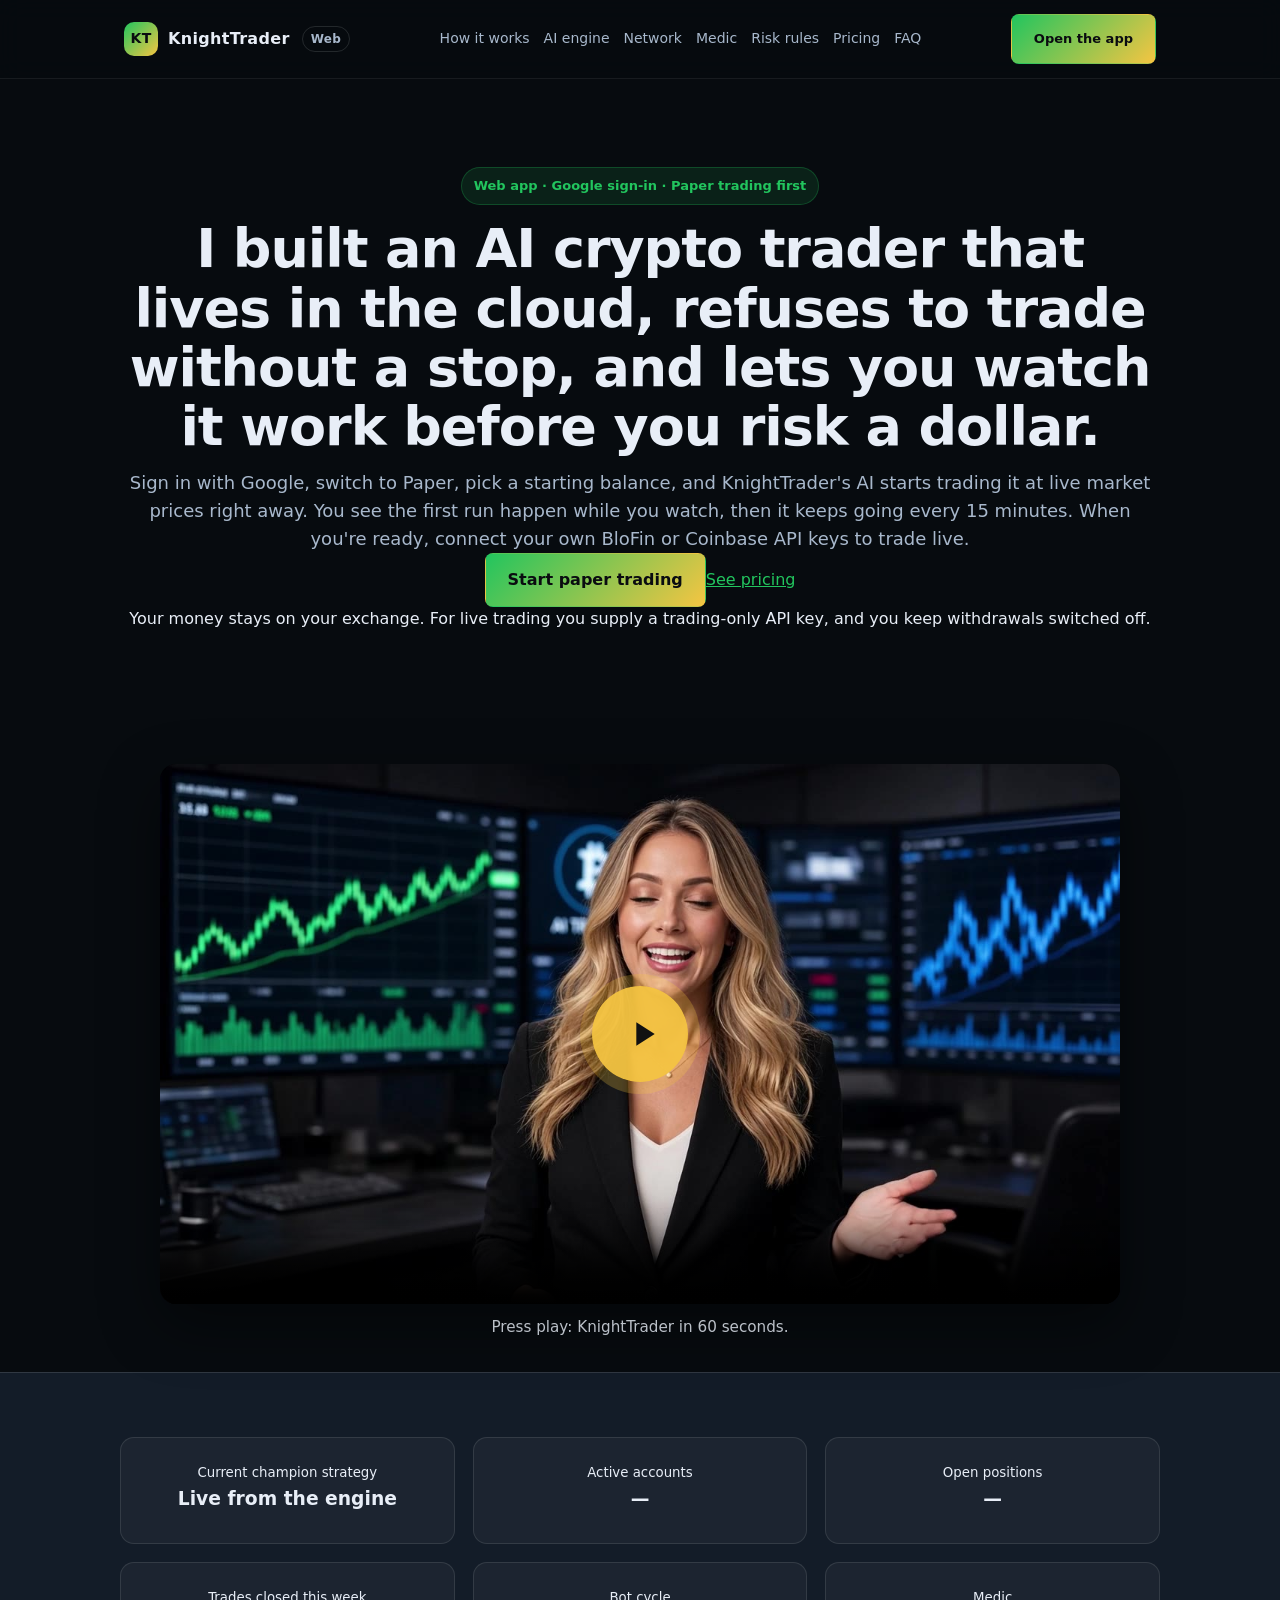
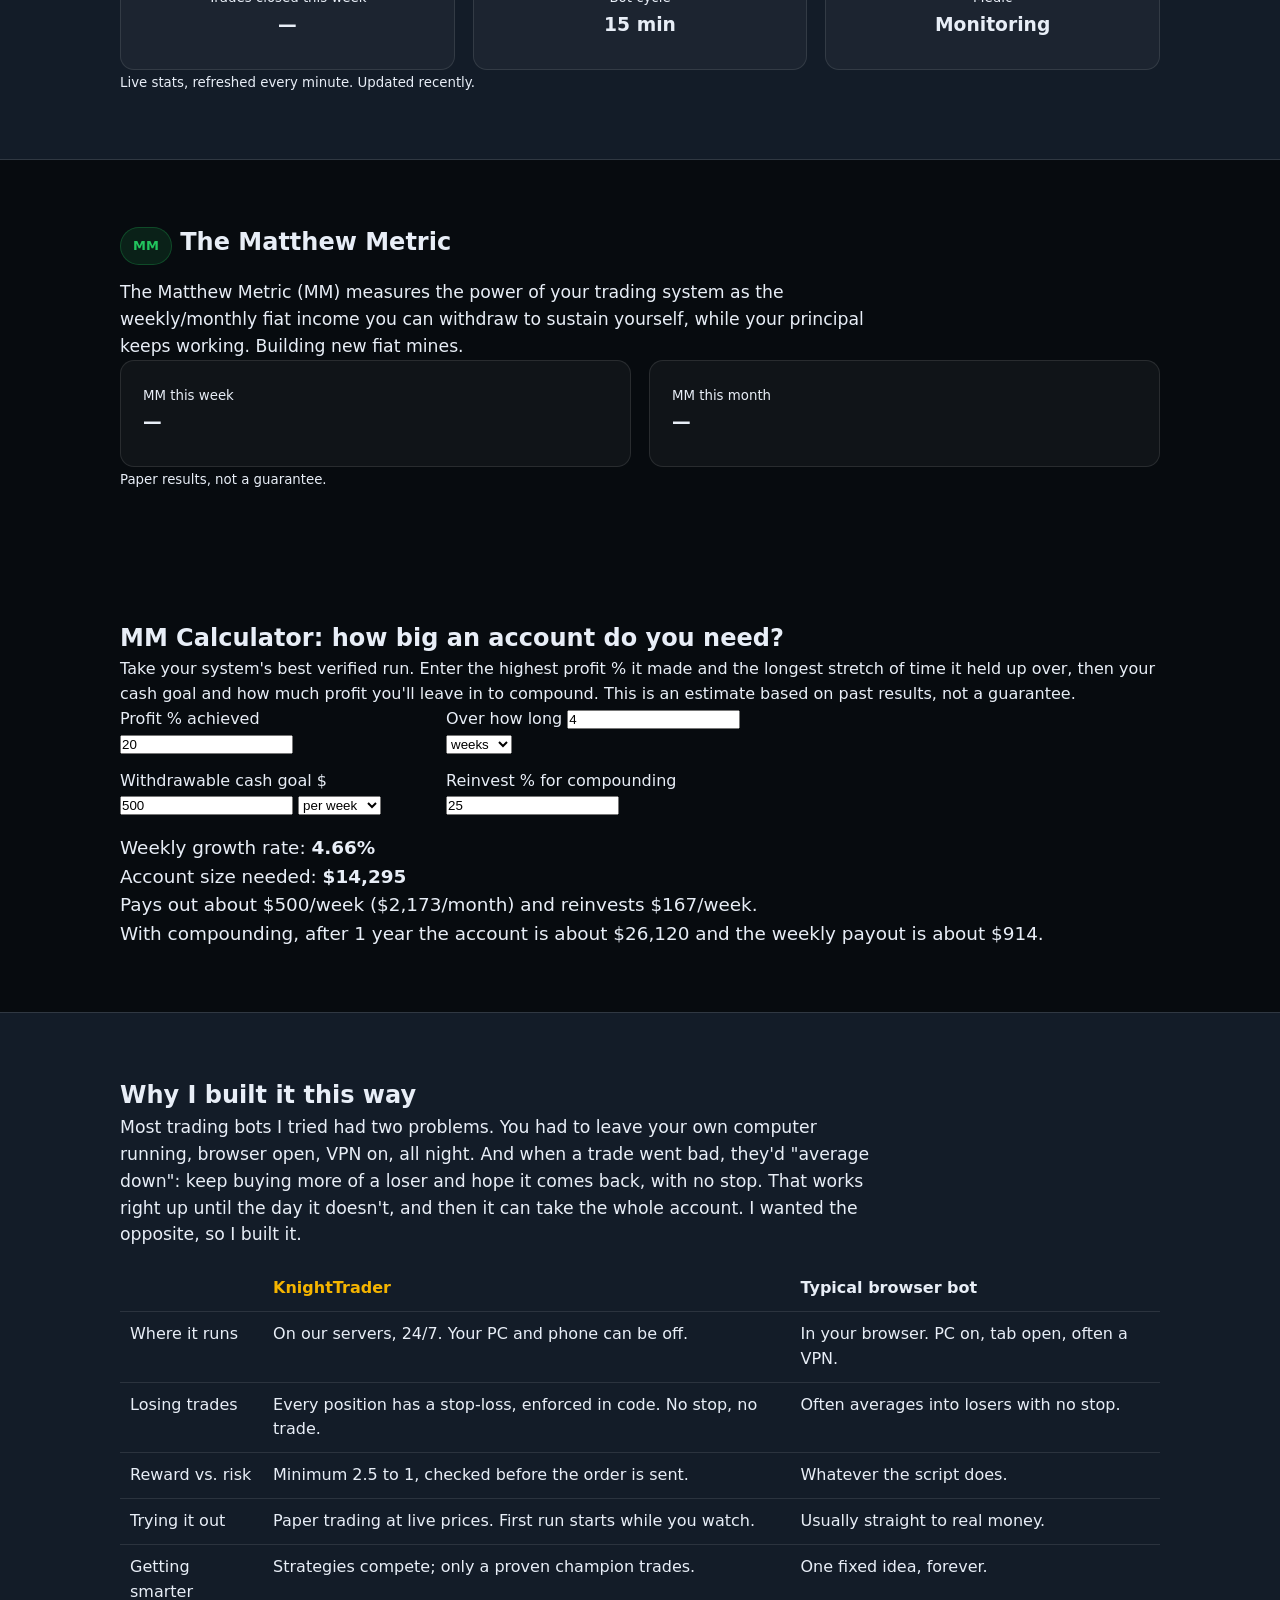
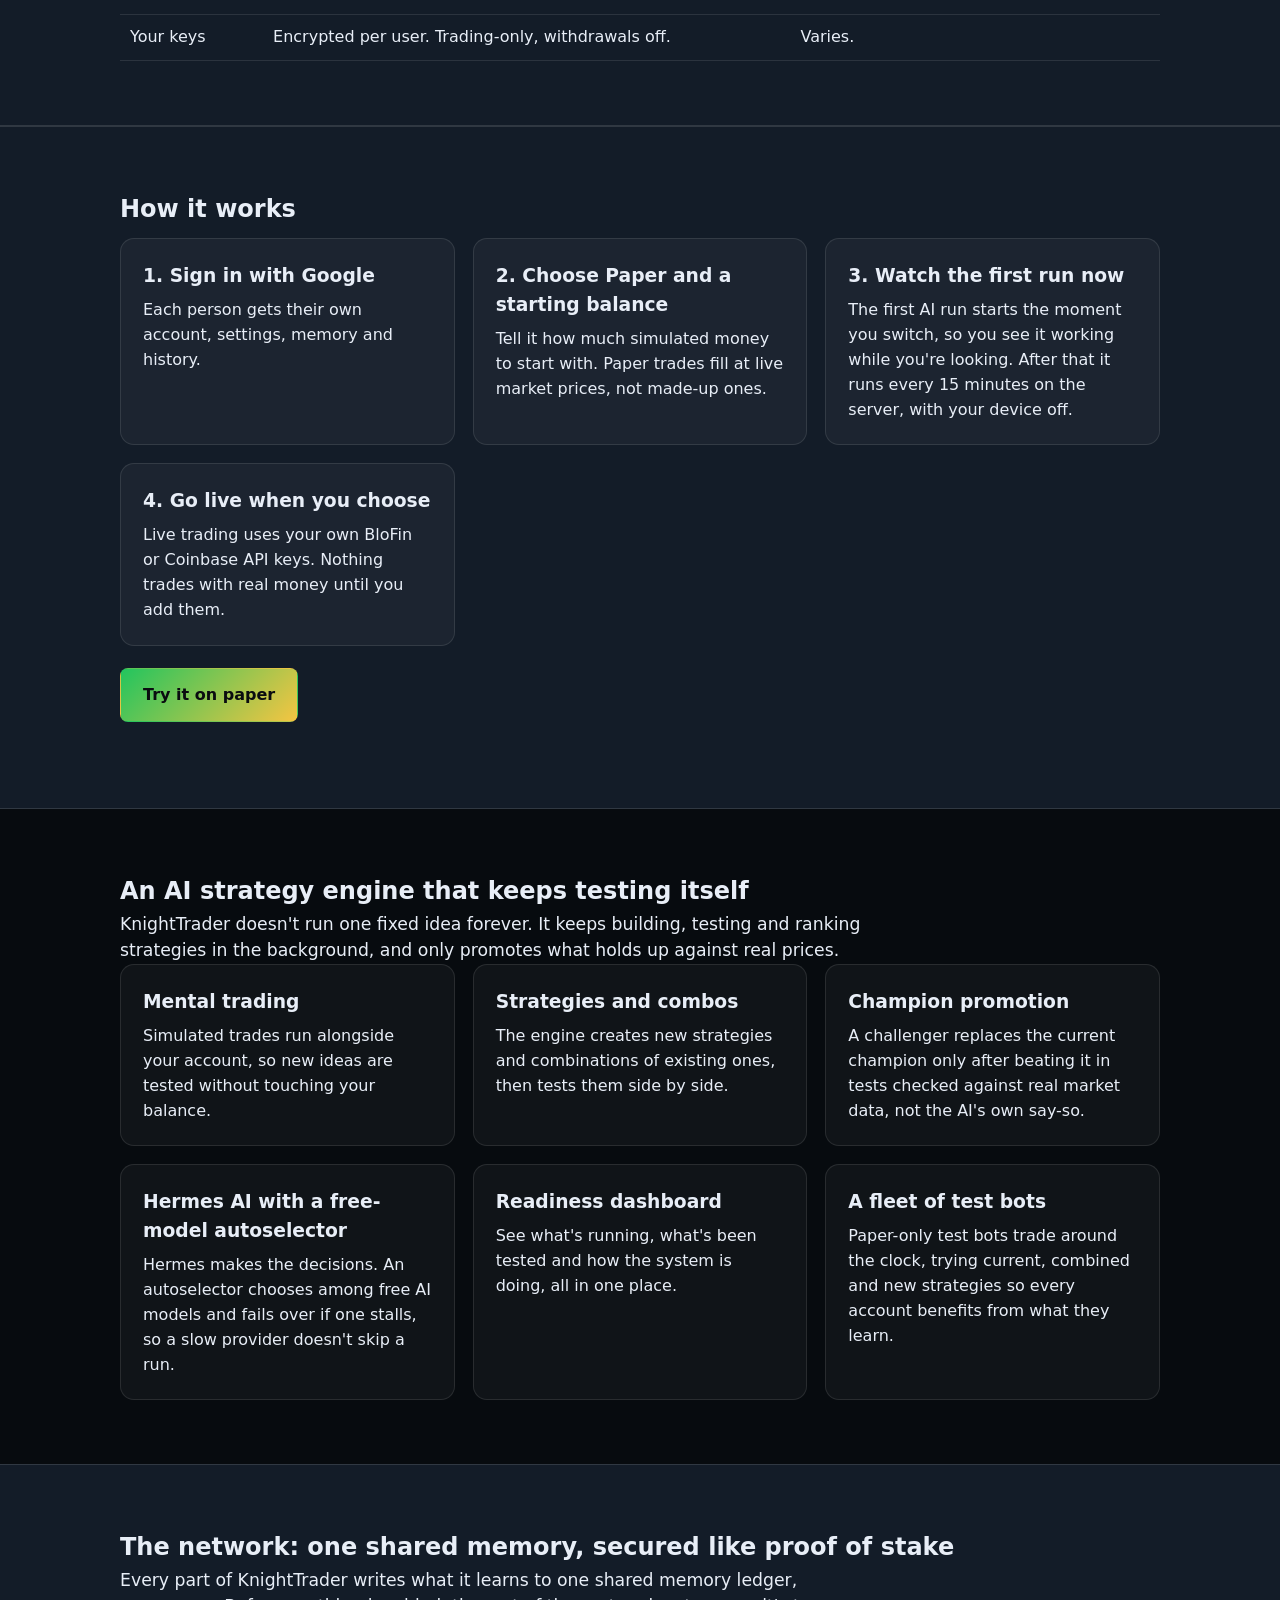
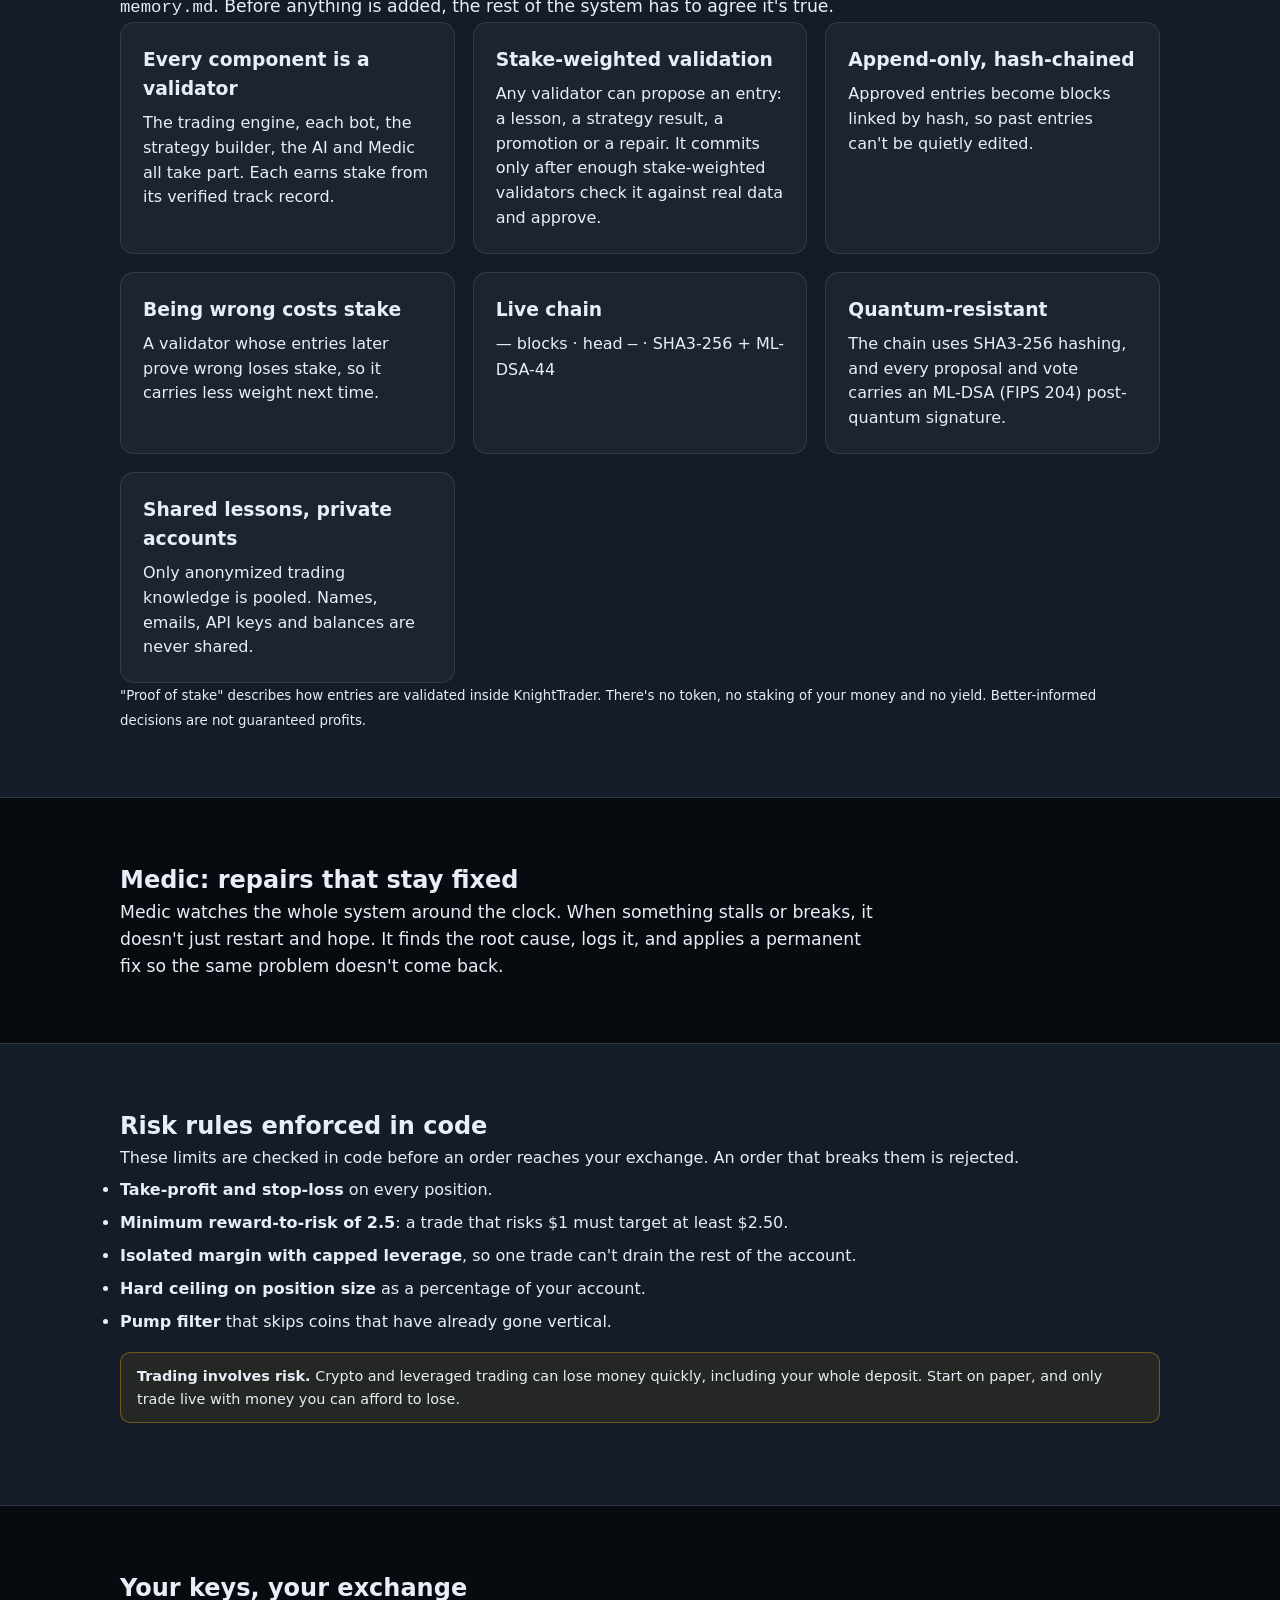
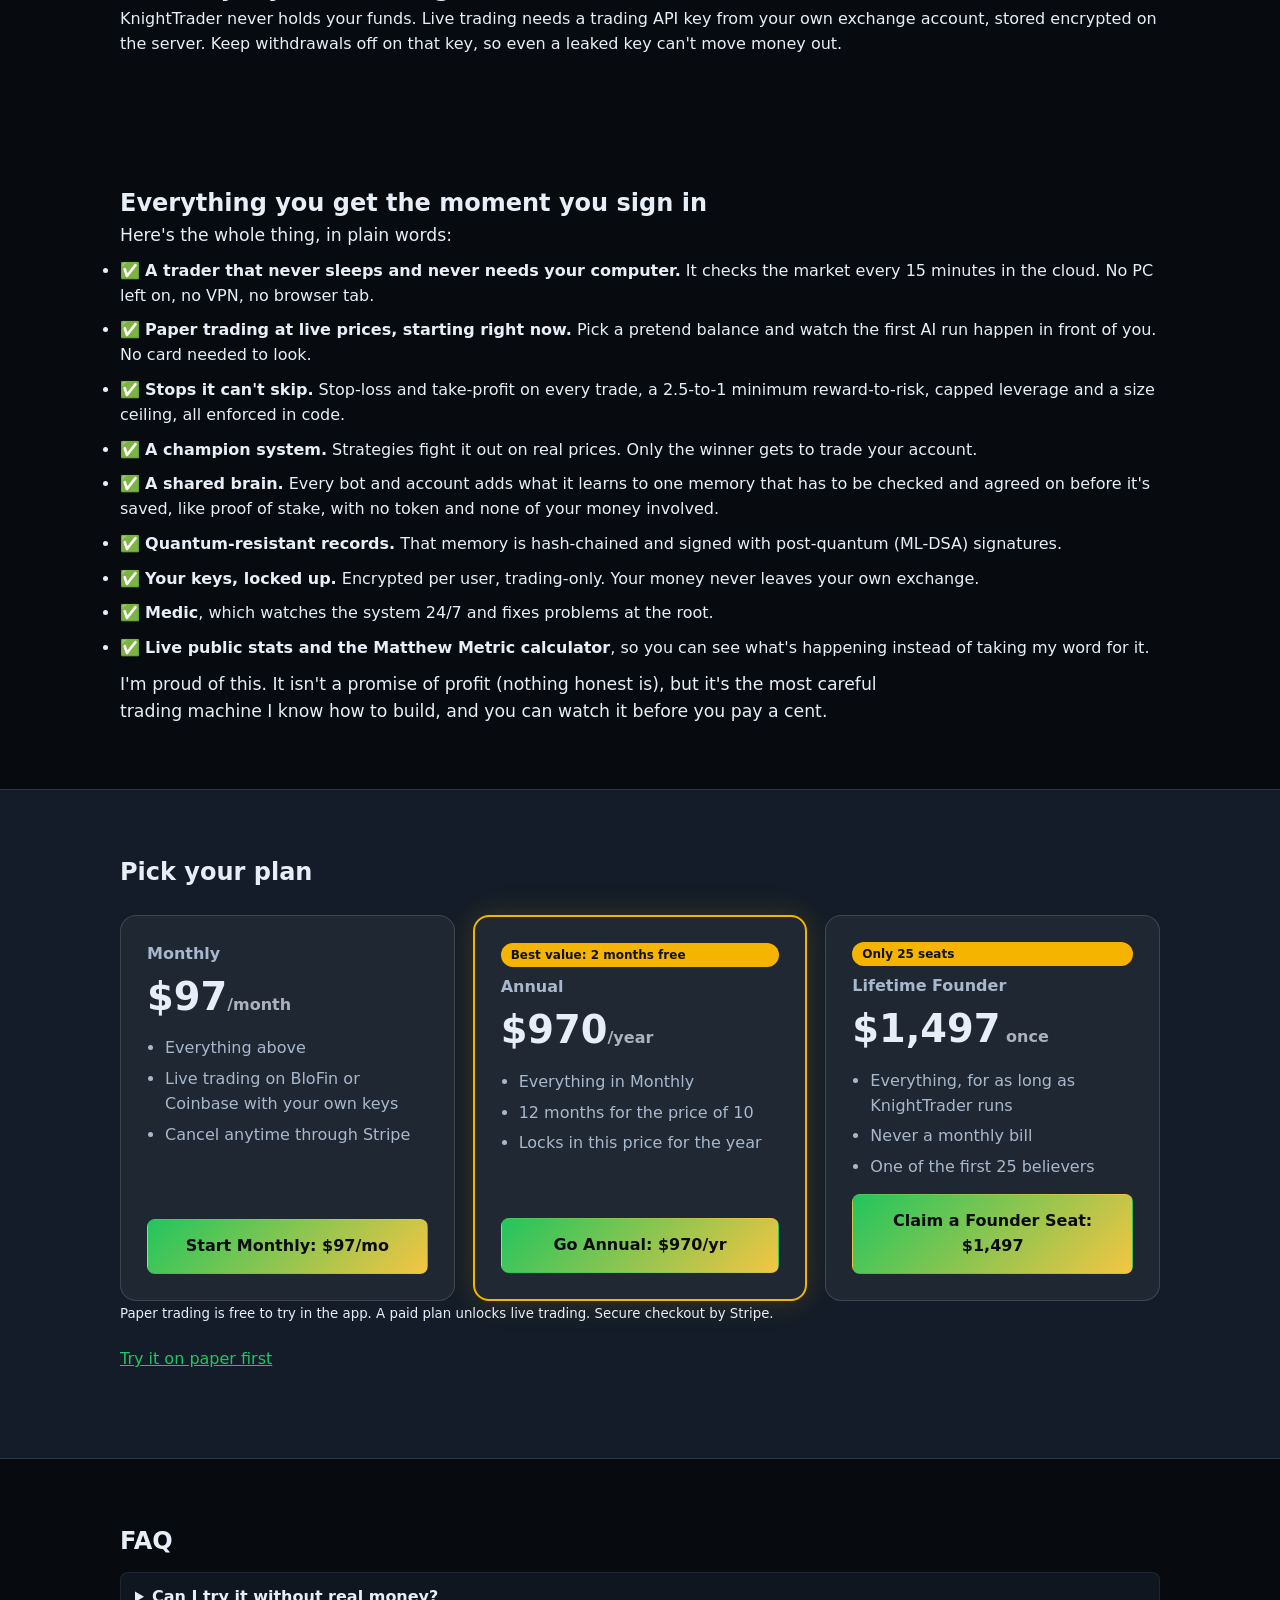
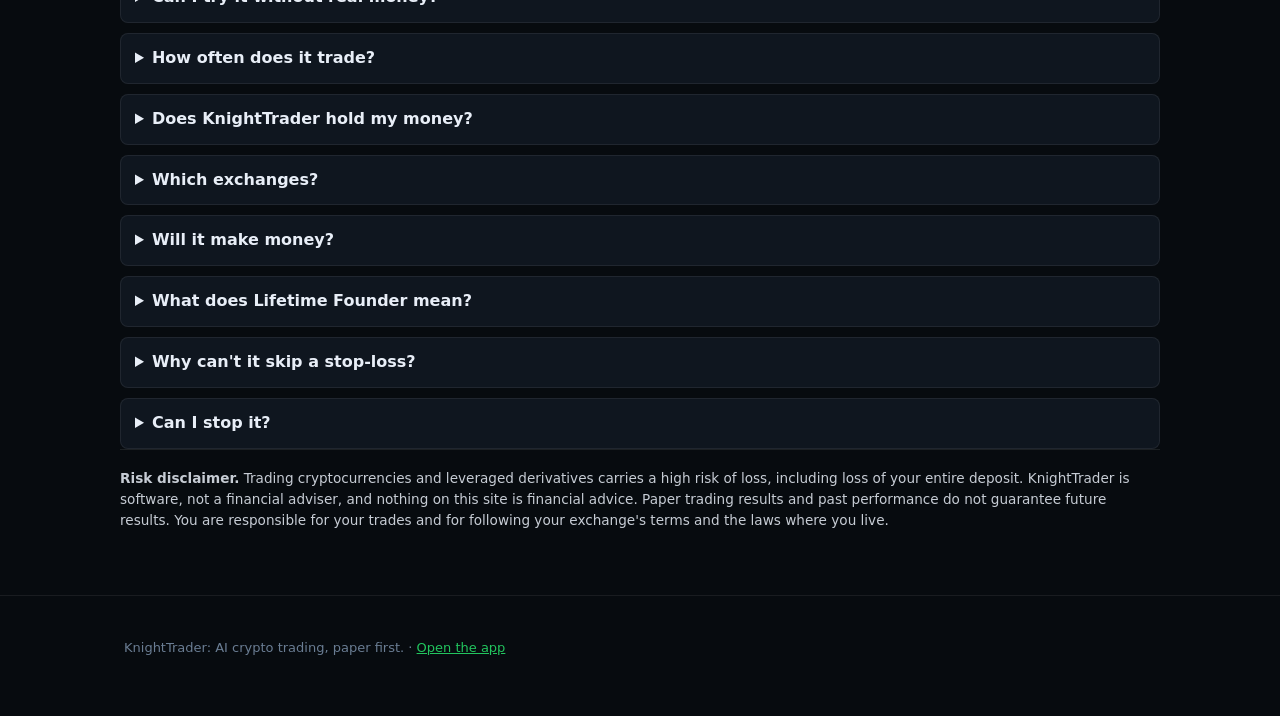
<file: index.html>
<!DOCTYPE html>
<html lang="en"><head><meta charset="UTF-8"><meta name="viewport" content="width=device-width,initial-scale=1">
<title>KnightTrader: AI crypto trading you can watch work, paper first</title>
<meta name="description" content="KnightTrader is a multi-user AI crypto trading web app. Start with paper trading at live prices, watch your first run immediately, then go live with your own BloFin or Coinbase API keys.">
<meta name="theme-color" content="#0b0f17">
<link rel="stylesheet" href="styles.css">
<style>
.wrap{max-width:1080px;margin:0 auto;padding:0 20px}.grid{display:grid;grid-template-columns:repeat(auto-fit,minmax(250px,1fr));gap:18px}
.card{background:rgba(255,255,255,.04);border:1px solid rgba(255,255,255,.1);border-radius:14px;padding:22px}.card h3{margin:0 0 8px}
.rules li{margin:8px 0}.disc{font-size:.85rem;opacity:.85;border-top:1px solid rgba(255,255,255,.1);padding-top:18px}
.sec{padding:64px 0}.sec h2{margin-top:0}.lead{font-size:1.08rem;max-width:760px}.cta{display:flex;gap:12px;flex-wrap:wrap;margin:22px 0}
.steps{counter-reset:s}.risk-bar{background:rgba(255,180,0,.08);border:1px solid rgba(255,180,0,.35);border-radius:10px;padding:12px 16px;font-size:.9rem;margin:18px 0}
.site-nav{flex-wrap:wrap}.tiers{display:grid;grid-template-columns:repeat(auto-fit,minmax(260px,1fr));gap:18px;margin-top:24px}.tier{background:rgba(255,255,255,.05);border:1px solid rgba(255,255,255,.14);border-radius:16px;padding:26px;display:flex;flex-direction:column}.tier.best{border:2px solid #f5b400;box-shadow:0 0 30px rgba(245,180,0,.18)}.tier .price{font-size:2.4rem;font-weight:800}.tier .price span{font-size:1rem;opacity:.7}.tier ul{flex:1}.tier .btn-primary{text-align:center;display:block;margin-top:14px}.tag{display:inline-block;background:#f5b400;color:#111;font-weight:700;font-size:.75rem;border-radius:20px;padding:3px 10px;margin-bottom:8px}table.cmp{width:100%;border-collapse:collapse;margin-top:18px}table.cmp td,table.cmp th{border-bottom:1px solid rgba(255,255,255,.1);padding:10px;text-align:left;vertical-align:top}table.cmp th:nth-child(2){color:#f5b400}.stack li{margin:10px 0}
@media (max-width:720px){.site-nav{display:none}.sec{padding:44px 0}.hero h1{font-size:1.9rem}.cta a,.hero-actions a{flex:1 1 100%;text-align:center}}
.promo{padding:36px 0 8px}.promo .vwrap{position:relative;max-width:960px;margin:0 auto;border-radius:16px;overflow:hidden;box-shadow:0 20px 60px rgba(0,0,0,.45);background:#000;aspect-ratio:16/9}.promo video{width:100%;height:100%;display:block;object-fit:cover}.promo .playbtn{position:absolute;inset:0;margin:auto;width:96px;height:96px;border-radius:50%;border:0;cursor:pointer;background:rgba(245,197,66,.95);box-shadow:0 0 0 12px rgba(245,197,66,.25);display:flex;align-items:center;justify-content:center;transition:transform .2s}.promo .playbtn:hover{transform:scale(1.08)}.promo .playbtn svg{width:40px;height:40px;margin-left:6px}.promo .vcap{text-align:center;opacity:.8;margin-top:12px;font-size:.95rem}.promo.playing .playbtn{display:none}@media (max-width:720px){.promo .playbtn{width:72px;height:72px}}
</style></head><body>
<header class="site-header"><div class="container"><div class="logo"><span class="logo-mark">KT</span><span class="logo-text">KnightTrader</span><span class="logo-badge">Web</span></div>
<nav class="site-nav" aria-label="Sections"><a href="#how">How it works</a><a href="#engine">AI engine</a><a href="#network">Network</a><a href="#medic">Medic</a><a href="#risk">Risk rules</a><a href="#pricing">Pricing</a><a href="#faq">FAQ</a></nav>
<div class="header-cta"><a class="btn-primary btn-sm" href="https://knighttrader.tail7aa3c9.ts.net">Open the app</a></div></div></header>
<main>
<section class="hero"><div class="container">
<div class="hero-badge">Web app · Google sign-in · Paper trading first</div>
<h1>I built an AI crypto trader that lives in the cloud, refuses to trade without a stop, and lets you watch it work before you risk a dollar.</h1>
<p class="hero-sub">Sign in with Google, switch to Paper, pick a starting balance, and KnightTrader's AI starts trading it at live market prices right away. You see the first run happen while you watch, then it keeps going every 15 minutes. When you're ready, connect your own BloFin or Coinbase API keys to trade live.</p>
<div class="hero-actions"><a class="btn-primary" href="https://knighttrader.tail7aa3c9.ts.net">Start paper trading</a><a class="btn-secondary" href="#pricing">See pricing</a></div>
<p class="hero-trust">Your money stays on your exchange. For live trading you supply a trading-only API key, and you keep withdrawals switched off.</p>
</div></section>
<section id="promo" class="promo" aria-label="KnightTrader video walkthrough"><div class="container">
<div class="vwrap"><video id="ktPromo" controls preload="metadata" playsinline poster="media/kt-promo.jpg"><source src="media/kt-promo.mp4" type="video/mp4">Your browser can't play this video.</video>
<button class="playbtn" type="button" aria-label="Play the KnightTrader walkthrough"><svg viewBox="0 0 24 24" fill="#111"><path d="M8 5v14l11-7z"/></svg></button></div>
<p class="vcap">Press play: KnightTrader in 60 seconds.</p></div></section>
<script>(function(){var s=document.getElementById('promo'),v=document.getElementById('ktPromo'),b=s.querySelector('.playbtn');b.addEventListener('click',function(){v.play()});v.addEventListener('play',function(){s.classList.add('playing')});v.addEventListener('pause',function(){if(!v.seeking)s.classList.remove('playing')});v.addEventListener('ended',function(){s.classList.remove('playing')});})();</script>
<section id="live-stats" class="sec section-dark" aria-label="Live engine stats"><div class="wrap">
<div class="grid" style="text-align:center">
<div class="card"><small>Current champion strategy</small><h3 data-kt="champion">Live from the engine</h3></div>
<div class="card"><small>Active accounts</small><h3 data-kt="active_accounts">—</h3></div>
<div class="card"><small>Open positions</small><h3 data-kt="open_positions">—</h3></div>
<div class="card"><small>Trades closed this week</small><h3 data-kt="trades_closed_week">—</h3></div>
<div class="card"><small>Bot cycle</small><h3><span data-kt="bot_cycle_minutes">15</span> min</h3></div>
<div class="card"><small>Medic</small><h3 data-kt="medic_status">Monitoring</h3></div>
</div>
<p class="note"><small>Live stats, refreshed every minute. Updated <span data-kt="updated_at">recently</span>.</small></p>
</div></section>
<section id="mm" class="sec"><div class="wrap"><h2><span class="hero-badge">MM</span> The Matthew Metric</h2>
<p class="lead">The Matthew Metric (MM) measures the power of your trading system as the weekly/monthly fiat income you can withdraw to sustain yourself, while your principal keeps working. Building new fiat mines.</p>
<div class="grid"><div class="card"><small>MM this week</small><h3 data-kt="mm_week">—</h3></div><div class="card"><small>MM this month</small><h3 data-kt="mm_month">—</h3></div></div>
<p class="note"><small data-kt="mm_basis">Paper results, not a guarantee.</small></p>
</div></section>

<section id="mm-calc" class="sec"><div class="wrap"><h2>MM Calculator: how big an account do you need?</h2>
<p>Take your system's best verified run. Enter the highest profit % it made and the longest stretch of time it held up over, then your cash goal and how much profit you'll leave in to compound. This is an estimate based on past results, not a guarantee.</p>
<div class="grid" style="gap:12px;max-width:640px">
<label>Profit % achieved <input id="mmP" type="number" value="20" step="any"></label>
<label>Over how long <input id="mmT" type="number" value="4" step="any"> <select id="mmTu"><option value="1">weeks</option><option value="4.345">months</option></select></label>
<label>Withdrawable cash goal $ <input id="mmW" type="number" value="500" step="any"> <select id="mmWu"><option value="1">per week</option><option value="4.345">per month</option></select></label>
<label>Reinvest % for compounding <input id="mmY" type="number" value="25" step="any"></label>
</div>
<div id="mmOut" style="margin-top:16px;font-size:1.15em"></div>
<script>
(function(){function v(i){return parseFloat(document.getElementById(i).value)||0}
function run(){var P=v('mmP')/100,T=v('mmT')*v('mmTu'),W=v('mmW')/v('mmWu'),y=Math.min(v('mmY'),99.9)/100,o=document.getElementById('mmOut');
if(P<=-1||T<=0||W<=0){o.textContent='Enter a profit %, a time period and a cash goal.';return}
var r=Math.pow(1+P,1/T)-1;if(r<=0){o.textContent='That profit rate cannot fund withdrawals.';return}
var A=W/(r*(1-y)),g=r*y,a12=A*Math.pow(1+g,52),f=function(n){return '$'+n.toLocaleString(undefined,{maximumFractionDigits:0})};
o.innerHTML='Weekly growth rate: <b>'+(r*100).toFixed(2)+'%</b><br>Account size needed: <b>'+f(A)+'</b><br>Pays out about '+f(W)+'/week ('+f(W*4.345)+'/month) and reinvests '+f(A*r*y)+'/week.<br>With compounding, after 1 year the account is about '+f(a12)+' and the weekly payout is about '+f(W*Math.pow(1+g,52))+'.'}
['mmP','mmT','mmTu','mmW','mmWu','mmY'].forEach(function(i){document.getElementById(i).addEventListener('input',run)});run()})();
</script></div></section>
<section id="why" class="sec section-dark"><div class="wrap"><h2>Why I built it this way</h2>
<p class="lead">Most trading bots I tried had two problems. You had to leave your own computer running, browser open, VPN on, all night. And when a trade went bad, they'd "average down": keep buying more of a loser and hope it comes back, with no stop. That works right up until the day it doesn't, and then it can take the whole account. I wanted the opposite, so I built it.</p>
<table class="cmp"><tr><th></th><th>KnightTrader</th><th>Typical browser bot</th></tr>
<tr><td>Where it runs</td><td>On our servers, 24/7. Your PC and phone can be off.</td><td>In your browser. PC on, tab open, often a VPN.</td></tr>
<tr><td>Losing trades</td><td>Every position has a stop-loss, enforced in code. No stop, no trade.</td><td>Often averages into losers with no stop.</td></tr>
<tr><td>Reward vs. risk</td><td>Minimum 2.5 to 1, checked before the order is sent.</td><td>Whatever the script does.</td></tr>
<tr><td>Trying it out</td><td>Paper trading at live prices. First run starts while you watch.</td><td>Usually straight to real money.</td></tr>
<tr><td>Getting smarter</td><td>Strategies compete; only a proven champion trades.</td><td>One fixed idea, forever.</td></tr>
<tr><td>Your keys</td><td>Encrypted per user. Trading-only, withdrawals off.</td><td>Varies.</td></tr></table>
</div></section>
<section id="how" class="sec section-dark"><div class="wrap"><h2>How it works</h2><div class="grid steps">
<div class="card"><h3>1. Sign in with Google</h3><p>Each person gets their own account, settings, memory and history.</p></div>
<div class="card"><h3>2. Choose Paper and a starting balance</h3><p>Tell it how much simulated money to start with. Paper trades fill at live market prices, not made-up ones.</p></div>
<div class="card"><h3>3. Watch the first run now</h3><p>The first AI run starts the moment you switch, so you see it working while you're looking. After that it runs every 15 minutes on the server, with your device off.</p></div>
<div class="card"><h3>4. Go live when you choose</h3><p>Live trading uses your own BloFin or Coinbase API keys. Nothing trades with real money until you add them.</p></div>
</div>
<div class="cta"><a class="btn-primary" href="https://knighttrader.tail7aa3c9.ts.net">Try it on paper</a></div></div></section>

<section id="engine" class="sec"><div class="wrap"><h2>An AI strategy engine that keeps testing itself</h2>
<p class="lead">KnightTrader doesn't run one fixed idea forever. It keeps building, testing and ranking strategies in the background, and only promotes what holds up against real prices.</p>
<div class="grid">
<div class="card"><h3>Mental trading</h3><p>Simulated trades run alongside your account, so new ideas are tested without touching your balance.</p></div>
<div class="card"><h3>Strategies and combos</h3><p>The engine creates new strategies and combinations of existing ones, then tests them side by side.</p></div>
<div class="card"><h3>Champion promotion</h3><p>A challenger replaces the current champion only after beating it in tests checked against real market data, not the AI's own say-so.</p></div>
<div class="card"><h3>Hermes AI with a free-model autoselector</h3><p>Hermes makes the decisions. An autoselector chooses among free AI models and fails over if one stalls, so a slow provider doesn't skip a run.</p></div>
<div class="card"><h3>Readiness dashboard</h3><p>See what's running, what's been tested and how the system is doing, all in one place.</p></div>
<div class="card"><h3>A fleet of test bots</h3><p>Paper-only test bots trade around the clock, trying current, combined and new strategies so every account benefits from what they learn.</p></div>
</div></div></section>

<section id="network" class="sec section-accent"><div class="wrap"><h2>The network: one shared memory, secured like proof of stake</h2>
<p class="lead">Every part of KnightTrader writes what it learns to one shared memory ledger, <code>memory.md</code>. Before anything is added, the rest of the system has to agree it's true.</p>
<div class="grid">
<div class="card"><h3>Every component is a validator</h3><p>The trading engine, each bot, the strategy builder, the AI and Medic all take part. Each earns stake from its verified track record.</p></div>
<div class="card"><h3>Stake-weighted validation</h3><p>Any validator can propose an entry: a lesson, a strategy result, a promotion or a repair. It commits only after enough stake-weighted validators check it against real data and approve.</p></div>
<div class="card"><h3>Append-only, hash-chained</h3><p>Approved entries become blocks linked by hash, so past entries can't be quietly edited.</p></div>
<div class="card"><h3>Being wrong costs stake</h3><p>A validator whose entries later prove wrong loses stake, so it carries less weight next time.</p></div>
<div class="card"><h3>Live chain</h3><p><span data-kt="ledger_blocks">—</span> blocks · head <code data-kt="ledger_head">—</code> · <span data-kt="signature_scheme">SHA3-256 + ML-DSA-44</span></p></div>
<div class="card"><h3>Quantum-resistant</h3><p>The chain uses SHA3-256 hashing, and every proposal and vote carries an ML-DSA (FIPS 204) post-quantum signature.</p></div>
<div class="card"><h3>Shared lessons, private accounts</h3><p>Only anonymized trading knowledge is pooled. Names, emails, API keys and balances are never shared.</p></div>
</div>
<p class="note"><small>"Proof of stake" describes how entries are validated inside KnightTrader. There's no token, no staking of your money and no yield. Better-informed decisions are not guaranteed profits.</small></p>
</div></section>

<section id="medic" class="sec"><div class="wrap"><h2>Medic: repairs that stay fixed</h2>
<p class="lead">Medic watches the whole system around the clock. When something stalls or breaks, it doesn't just restart and hope. It finds the root cause, logs it, and applies a permanent fix so the same problem doesn't come back.</p>
</div></section>

<section id="risk" class="sec section-dark"><div class="wrap"><h2>Risk rules enforced in code</h2>
<p>These limits are checked in code before an order reaches your exchange. An order that breaks them is rejected.</p>
<ul class="rules">
<li><b>Take-profit and stop-loss</b> on every position.</li>
<li><b>Minimum reward-to-risk of 2.5</b>: a trade that risks $1 must target at least $2.50.</li>
<li><b>Isolated margin with capped leverage</b>, so one trade can't drain the rest of the account.</li>
<li><b>Hard ceiling on position size</b> as a percentage of your account.</li>
<li><b>Pump filter</b> that skips coins that have already gone vertical.</li></ul>
<div class="risk-bar"><b>Trading involves risk.</b> Crypto and leveraged trading can lose money quickly, including your whole deposit. Start on paper, and only trade live with money you can afford to lose.</div>
</div></section>

<section id="security" class="sec"><div class="wrap"><h2>Your keys, your exchange</h2>
<p>KnightTrader never holds your funds. Live trading needs a trading API key from your own exchange account, stored encrypted on the server. Keep withdrawals off on that key, so even a leaked key can't move money out.</p></div></section>

<section id="stack" class="sec"><div class="wrap"><h2>Everything you get the moment you sign in</h2>
<p class="lead">Here's the whole thing, in plain words:</p>
<ul class="stack">
<li>✅ <b>A trader that never sleeps and never needs your computer.</b> It checks the market every 15 minutes in the cloud. No PC left on, no VPN, no browser tab.</li>
<li>✅ <b>Paper trading at live prices, starting right now.</b> Pick a pretend balance and watch the first AI run happen in front of you. No card needed to look.</li>
<li>✅ <b>Stops it can't skip.</b> Stop-loss and take-profit on every trade, a 2.5-to-1 minimum reward-to-risk, capped leverage and a size ceiling, all enforced in code.</li>
<li>✅ <b>A champion system.</b> Strategies fight it out on real prices. Only the winner gets to trade your account.</li>
<li>✅ <b>A shared brain.</b> Every bot and account adds what it learns to one memory that has to be checked and agreed on before it's saved, like proof of stake, with no token and none of your money involved.</li>
<li>✅ <b>Quantum-resistant records.</b> That memory is hash-chained and signed with post-quantum (ML-DSA) signatures.</li>
<li>✅ <b>Your keys, locked up.</b> Encrypted per user, trading-only. Your money never leaves your own exchange.</li>
<li>✅ <b>Medic</b>, which watches the system 24/7 and fixes problems at the root.</li>
<li>✅ <b>Live public stats and the Matthew Metric calculator</b>, so you can see what's happening instead of taking my word for it.</li>
</ul>
<p class="lead">I'm proud of this. It isn't a promise of profit (nothing honest is), but it's the most careful trading machine I know how to build, and you can watch it before you pay a cent.</p>
</div></section>

<section id="pricing" class="sec section-accent"><div class="wrap"><h2>Pick your plan</h2>
<div class="tiers">
<div class="tier"><div class="pricing-label">Monthly</div><div class="price">$97<span>/month</span></div><ul class="pricing-list"><li>Everything above</li><li>Live trading on BloFin or Coinbase with your own keys</li><li>Cancel anytime through Stripe</li></ul><a class="btn-primary" href="https://buy.stripe.com/6oU28sfb0gkIa11dswe3e0h">Start Monthly: $97/mo</a></div>
<div class="tier best"><span class="tag">Best value: 2 months free</span><div class="pricing-label">Annual</div><div class="price">$970<span>/year</span></div><ul class="pricing-list"><li>Everything in Monthly</li><li>12 months for the price of 10</li><li>Locks in this price for the year</li></ul><a class="btn-primary" href="https://buy.stripe.com/5kQfZifb08Sggppagke3e0i">Go Annual: $970/yr</a></div>
<div class="tier"><span class="tag">Only 25 seats</span><div class="pricing-label">Lifetime Founder</div><div class="price">$1,497<span> once</span></div><ul class="pricing-list"><li>Everything, for as long as KnightTrader runs</li><li>Never a monthly bill</li><li>One of the first 25 believers</li></ul><a class="btn-primary" href="https://buy.stripe.com/9B6aEY5Aq9Wk5KL3RWe3e0j">Claim a Founder Seat: $1,497</a></div>
</div>
<p class="note"><small>Paper trading is free to try in the app. A paid plan unlocks live trading. Secure checkout by Stripe.</small></p>
<div class="pricing-card" style="display:none">
<ul class="pricing-list"><li>Paper trading at live prices, with your own starting balance</li><li>Live trading on your BloFin or Coinbase account with your own keys</li><li>AI strategy engine, mental trading and champion promotion</li><li>Shared, quantum-resistant memory network</li><li>Medic self-healing and the readiness dashboard</li><li>Cancel anytime through Stripe</li></ul>
</div>
<div class="cta"><a class="btn-secondary" href="https://knighttrader.tail7aa3c9.ts.net">Try it on paper first</a></div></div></section>

<section id="faq" class="sec"><div class="wrap"><h2>FAQ</h2><div class="faq">
<details><summary>Can I try it without real money?</summary><p>Yes. Switch to Paper, choose a starting balance, and it trades that at live market prices. The first run starts right away.</p></details>
<details><summary>How often does it trade?</summary><p>It reviews the market every 15 minutes, on the server, so your computer or phone can be off. It may decide not to trade.</p></details>
<details><summary>Does KnightTrader hold my money?</summary><p>No. Funds stay on your exchange. For live trading you add a trading API key with withdrawals off.</p></details>
<details><summary>Which exchanges?</summary><p>BloFin and Coinbase. You must be eligible to use the exchange under its own terms.</p></details>
<details><summary>Will it make money?</summary><p>Nobody can promise that. It trades within fixed limits, and it will lose some trades. Paper results don't guarantee live results.</p></details>
<details><summary>What does Lifetime Founder mean?</summary><p>One payment of $1,497 gives your account paid access for as long as KnightTrader is offered, with no monthly bill. Only 25 seats.</p></details>
<details><summary>Why can't it skip a stop-loss?</summary><p>The risk check runs in code before any order reaches your exchange. An order without a stop, or under 2.5 to 1 reward-to-risk, is rejected.</p></details>
<details><summary>Can I stop it?</summary><p>Yes. Pause trading or delete your key at any time, and cancel a monthly or annual plan anytime through Stripe.</p></details>
</div>
<p class="disc"><b>Risk disclaimer.</b> Trading cryptocurrencies and leveraged derivatives carries a high risk of loss, including loss of your entire deposit. KnightTrader is software, not a financial adviser, and nothing on this site is financial advice. Paper trading results and past performance do not guarantee future results. You are responsible for your trades and for following your exchange's terms and the laws where you live.</p></div></section>
</main>
<footer class="site-footer"><div class="container"><p>KnightTrader: AI crypto trading, paper first. · <a href="https://knighttrader.tail7aa3c9.ts.net">Open the app</a></p></div></footer>
<script src="live-stats.js" defer></script>
</body></html>
</file>
<file: styles.css>
:root {
  --bg: #070b0f;
  --bg2: #0b1016;
  --panel: #0f161f;
  --panel2: #131c28;
  --border: rgba(255,255,255,0.07);
  --border2: rgba(255,255,255,0.12);
  --text: #e8eef7;
  --text2: #a8b8cc;
  --text3: #6a7d93;
  --accent: #22c55e;
  --accent-dim: rgba(34,197,94,0.12);
  --accent-glow: rgba(34,197,94,0.35);
  --accent2: #f5c542;
  --accent2-dim: rgba(245,197,66,0.12);
  --accent2-glow: rgba(245,197,66,0.35);
  --good: #3dd68c;
  --error: #ff7b72;
  --radius: 12px;
  --radius-sm: 8px;
  --shadow: 0 8px 32px rgba(0,0,0,0.5);
  --shadow-sm: 0 2px 8px rgba(0,0,0,0.4);
  --transition: 0.18s ease;
}

* { box-sizing: border-box; margin: 0; padding: 0; }
html, body { height: 100%; }
body {
  background: var(--bg);
  color: var(--text);
  font-family: 'Inter', 'Segoe UI', system-ui, sans-serif;
  font-size: 16px;
  line-height: 1.55;
  -webkit-font-smoothing: antialiased;
}
a { color: var(--accent); }
.container { max-width: 1080px; margin: 0 auto; padding: 24px; }

.site-header {
  position: sticky;
  top: 0;
  z-index: 50;
  background: rgba(7,11,15,0.85);
  backdrop-filter: blur(12px);
  border-bottom: 1px solid var(--border);
}
.site-header .container {
  display: flex;
  align-items: center;
  justify-content: space-between;
  gap: 16px;
  padding-top: 14px;
  padding-bottom: 14px;
}
.logo {
  display: inline-flex;
  align-items: center;
  gap: 10px;
  font-weight: 700;
  letter-spacing: 0.02em;
}
.logo-mark {
  display: inline-flex;
  align-items: center;
  justify-content: center;
  width: 34px;
  height: 34px;
  border-radius: 10px;
  background: linear-gradient(135deg, var(--accent), var(--accent2));
  color: #0a0c10;
  font-weight: 800;
  font-size: 14px;
}
.logo-text { color: var(--text); }
.logo-badge {
  margin-left: 2px;
  padding: 3px 8px;
  border-radius: 999px;
  border: 1px solid var(--border2);
  color: var(--text2);
  font-size: 12px;
  font-weight: 600;
}
.site-nav { display: flex; gap: 14px; }
.site-nav a {
  color: var(--text2);
  text-decoration: none;
  font-weight: 500;
  font-size: 14px;
}
.site-nav a:hover { color: var(--accent); }
.header-cta { display: inline-flex; align-items: center; }
.btn-sm { padding: 10px 16px; font-size: 13px; }

.hero {
  padding: 64px 0 48px;
  text-align: center;
}
.hero-badge {
  display: inline-flex;
  margin-bottom: 14px;
  padding: 8px 12px;
  border-radius: 999px;
  background: var(--accent-dim);
  color: var(--accent);
  border: 1px solid rgba(34,197,94,0.25);
  font-weight: 700;
  font-size: 13px;
}
.hero h1 {
  font-size: clamp(32px, 5vw, 54px);
  font-weight: 800;
  letter-spacing: -0.02em;
  line-height: 1.1;
}
.hero-sub {
  margin-top: 12px;
  color: var(--text2);
  font-size: 18px;
}
.hero-proof {
  display: inline-flex;
  gap: 18px;
  margin-top: 22px;
}
.proof-item {
  background: var(--panel);
  border: 1px solid var(--border);
  border-radius: var(--radius);
  padding: 14px 16px;
  text-align: center;
  min-width: 140px;
}
.proof-number {
  color: var(--text);
  font-weight: 800;
  font-size: 18px;
}
.proof-label {
  color: var(--text2);
  font-size: 12px;
  margin-top: 4px;
}
.section { padding: 52px 0; }
.section h2 {
  font-size: 26px;
  font-weight: 700;
  margin-bottom: 10px;
}
.section p, .section li {
  color: var(--text2);
}
.section p + p { margin-top: 10px; }
.section-lead {
  color: var(--text2);
  margin-bottom: 14px;
  font-size: 18px;
}
.section-dark {
  background: var(--panel2);
  border-top: 1px solid var(--border2);
  border-bottom: 1px solid var(--border2);
}

.audience-cards {
  display: grid;
  grid-template-columns: repeat(3, 1fr);
  gap: 14px;
  margin-top: 10px;
}
@media (max-width: 780px) { .audience-cards { grid-template-columns: 1fr; } }
.audience-card {
  background: var(--panel);
  border: 1px solid var(--border);
  border-radius: var(--radius);
  padding: 16px;
}
.audience-icon { font-size: 22px; margin-bottom: 8px; }
.audience-card h3 { font-size: 16px; margin-bottom: 6px; color: var(--text); }
.audience-card p { color: var(--text2); font-size: 14px; }

.feature-list {
  padding-left: 18px;
  color: var(--text2);
}
.feature-list li + li { margin-top: 6px; }
.feature-list strong { color: var(--text); }

.platform-selector {
  display: inline-flex;
  gap: 8px;
  margin-top: 24px;
  padding: 6px;
  border-radius: 999px;
  background: var(--panel2);
  border: 1px solid var(--border2);
}
.platform-btn {
  appearance: none;
  background: transparent;
  border: 1px solid transparent;
  color: var(--text2);
  font-family: inherit;
  font-weight: 600;
  padding: 10px 16px;
  border-radius: 999px;
  cursor: pointer;
  display: inline-flex;
  align-items: center;
  gap: 8px;
  transition: all var(--transition);
}
.platform-btn:hover { color: var(--text); }
.platform-btn.active {
  background: var(--panel);
  border-color: var(--border2);
  color: var(--text);
  box-shadow: var(--shadow-sm);
}

.download-block {
  display: grid;
  grid-template-columns: 1fr 1fr;
  gap: 14px;
  margin-top: 14px;
}
@media (max-width: 760px) { .download-block { grid-template-columns: 1fr; } }
.download-col {
  background: var(--panel);
  border: 1px solid var(--border);
  border-radius: var(--radius);
  padding: 14px;
}
.download-col strong { color: var(--text); }
.mono {
  font-family: 'JetBrains Mono', monospace;
  color: var(--text);
  background: var(--bg2);
  border: 1px solid var(--border);
  border-radius: 6px;
  padding: 2px 6px;
  font-size: 13px;
}
.download-actions {
  margin-top: 18px;
}
.btn-primary {
  appearance: none;
  display: inline-flex;
  align-items: center;
  gap: 8px;
  background: linear-gradient(135deg, var(--accent), var(--accent2));
  color: #0a0c10;
  font-family: inherit;
  font-weight: 700;
  padding: 14px 22px;
  border-radius: var(--radius-sm);
  border: 1px solid transparent;
  text-decoration: none;
  cursor: pointer;
  transition: transform var(--transition), box-shadow var(--transition);
}
.btn-primary:hover {
  transform: translateY(-1px);
  box-shadow: 0 0 0 4px var(--accent-dim), 0 10px 30px rgba(0,0,0,0.35);
}
.download-note {
  margin-top: 10px;
  color: var(--text3);
  font-size: 13px;
}
.download-after {
  margin-top: 10px;
  color: var(--text3);
  font-size: 13px;
}
.disclaimer {
  margin-top: 10px;
  color: var(--text3);
  font-size: 13px;
}

.offer-grid {
  display: grid;
  grid-template-columns: repeat(2, 1fr);
  gap: 14px;
  margin-top: 14px;
}
@media (max-width: 760px) { .offer-grid { grid-template-columns: 1fr; } }
.offer-card {
  background: var(--panel);
  border: 1px solid var(--border);
  border-radius: var(--radius);
  padding: 16px;
}
.offer-title {
  color: var(--text);
  font-weight: 700;
  margin-bottom: 10px;
}
.offer-cta {
  margin-top: 18px;
  text-align: center;
}
.offer-note {
  margin-top: 10px;
  color: var(--text3);
  font-size: 13px;
}

.section-accent {
  background: var(--panel2);
  border-top: 1px solid var(--border2);
  border-bottom: 1px solid var(--border2);
}
.subscribe-lead, .login-intro {
  color: var(--text2);
  margin-bottom: 12px;
}
.subscribe-actions, .login-actions {
  display: inline-flex;
  flex-direction: column;
  gap: 10px;
  align-items: flex-start;
}
.subscribe-note {
  color: var(--text3);
  font-size: 13px;
  max-width: 560px;
}
.login-actions {
  margin-top: 12px;
}

.value-grid {
  display: grid;
  grid-template-columns: repeat(3, 1fr);
  gap: 14px;
  margin-top: 14px;
}
@media (max-width: 780px) { .value-grid { grid-template-columns: 1fr; } }
.value-card {
  background: var(--panel);
  border: 1px solid var(--border);
  border-radius: var(--radius);
  padding: 16px;
}
.value-title {
  color: var(--text);
  font-weight: 700;
  margin-bottom: 8px;
}

.pricing-card {
  background: var(--panel);
  border: 1px solid var(--border2);
  border-radius: var(--radius);
  padding: 20px;
  max-width: 520px;
  margin: 14px auto 0;
  text-align: left;
}
.pricing-header {
  display: flex;
  align-items: baseline;
  gap: 10px;
  margin-bottom: 8px;
}
.pricing-price {
  color: var(--text);
  font-weight: 800;
  font-size: 34px;
  letter-spacing: -0.02em;
}
.pricing-price span {
  color: var(--text2);
  font-size: 16px;
  font-weight: 600;
}
.pricing-label {
  color: var(--text2);
  font-weight: 600;
}
.pricing-list {
  padding-left: 18px;
  color: var(--text2);
  margin-top: 10px;
}
.pricing-list li + li { margin-top: 6px; }
.pricing-list strong { color: var(--text); }
.pricing-actions {
  margin-top: 16px;
  display: flex;
  flex-direction: column;
  gap: 10px;
  align-items: flex-start;
}
.pricing-note {
  color: var(--text3);
  font-size: 13px;
  max-width: 520px;
}
.pricing-guarantee {
  margin-top: 14px;
  background: var(--bg2);
  border: 1px solid var(--border);
  border-radius: var(--radius-sm);
  padding: 12px;
}
.guarantee-title {
  color: var(--text);
  font-weight: 700;
  margin-bottom: 6px;
}
.btn-lg {
  padding: 16px 24px;
  font-size: 16px;
}

.badges {
  display: flex;
  flex-wrap: wrap;
  gap: 10px;
  margin-top: 10px;
}
.badge {
  display: inline-flex;
  align-items: center;
  gap: 8px;
  padding: 10px 14px;
  border-radius: var(--radius-sm);
  background: var(--panel);
  border: 1px solid var(--border);
  color: var(--text2);
  font-weight: 600;
  font-size: 13px;
}

.steps {
  display: grid;
  gap: 14px;
  margin-top: 10px;
}
.step {
  display: grid;
  grid-template-columns: 44px 1fr;
  gap: 14px;
  background: var(--panel);
  border: 1px solid var(--border);
  border-radius: var(--radius);
  padding: 16px;
  align-items: start;
}
.step-number {
  display: inline-flex;
  align-items: center;
  justify-content: center;
  width: 34px;
  height: 34px;
  border-radius: 10px;
  background: var(--accent-dim);
  color: var(--accent);
  font-weight: 700;
}
.step strong { color: var(--text); }
.step-detail { color: var(--text2); margin-top: 4px; }

.faq { display: grid; gap: 10px; margin-top: 12px; }
details {
  background: var(--panel);
  border: 1px solid var(--border);
  border-radius: var(--radius-sm);
  padding: 12px 14px;
  color: var(--text2);
}
summary { color: var(--text); font-weight: 600; cursor: pointer; }
details[open] { background: var(--panel2); }

.site-footer {
  border-top: 1px solid var(--border);
  padding: 18px 0 36px;
  color: var(--text3);
  font-size: 13px;
}
.hidden { display: none !important; }

.membership-gate { margin-top: 18px; }
.membership-card {
  background: var(--panel);
  border: 1px solid var(--border2);
  border-radius: var(--radius);
  padding: 18px;
  max-width: 520px;
}
.membership-card h3 { color: var(--text); margin-bottom: 8px; }
.membership-card p { color: var(--text2); font-size: 14px; }
.site-auth-form { display: grid; gap: 10px; margin-top: 12px; }
.site-auth-form label {
  display: flex;
  flex-direction: column;
  gap: 6px;
  color: var(--text2);
  font-size: 13px;
  font-weight: 600;
}
.site-auth-form input {
  background: var(--bg);
  border: 1px solid rgba(255,255,255,0.1);
  border-radius: var(--radius-sm);
  color: var(--text);
  padding: 10px 12px;
  font-family: inherit;
  font-size: 13px;
  outline: none;
}
.site-auth-form input:focus {
  border-color: rgba(34,197,94,0.5);
  box-shadow: 0 0 0 3px rgba(34,197,94,0.08);
}
.site-auth-error {
  color: var(--error);
  font-size: 12px;
  min-height: 16px;
}
.site-auth-success {
  color: var(--good);
  font-size: 12px;
  min-height: 16px;
}
.membership-footer {
  margin-top: 10px;
  color: var(--text2);
  font-size: 13px;
}
.link-btn {
  appearance: none;
  background: transparent;
  border: none;
  color: var(--accent);
  font-family: inherit;
  font-weight: 600;
  cursor: pointer;
  padding: 0;
  font-size: 13px;
}
.link-btn:hover { text-decoration: underline; }
.os-notice {
  margin-top: 10px;
  color: var(--text3);
  font-size: 13px;
  font-weight: 500;
}
</file>
